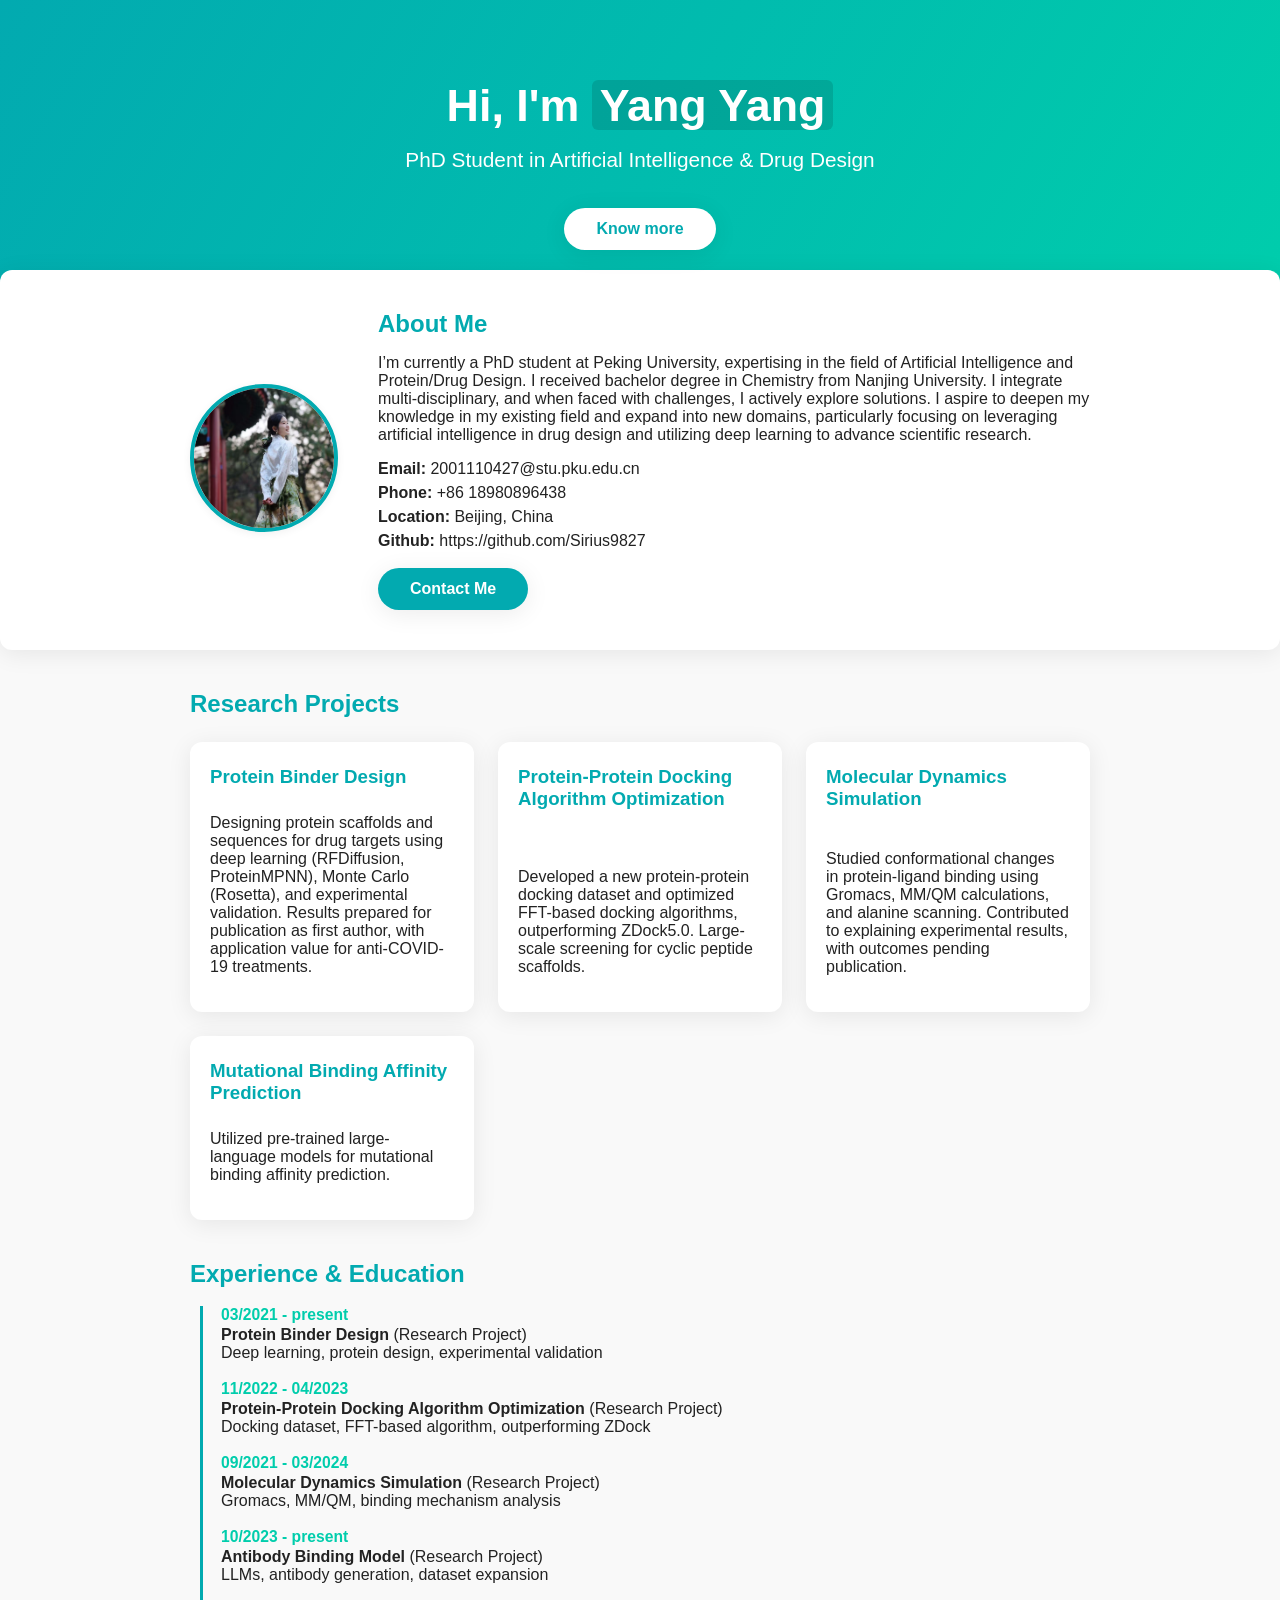
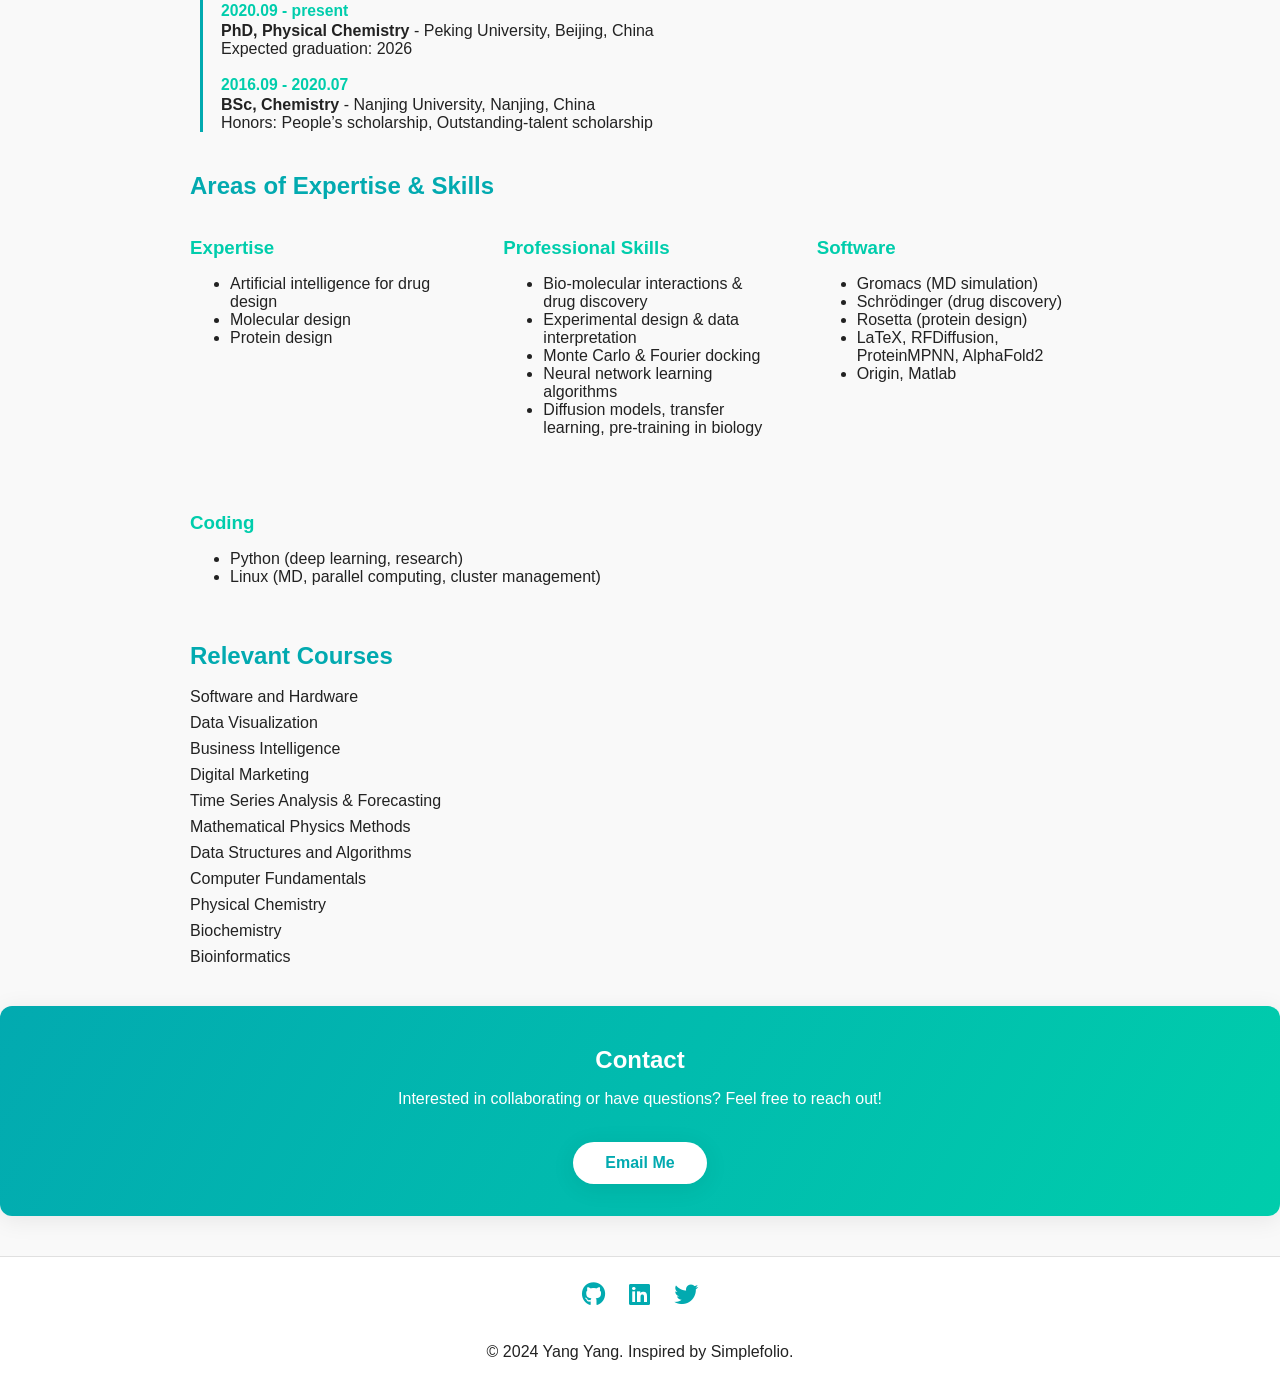
<file: index.html>
<!DOCTYPE html>
<html lang="en">
<head>
    <meta charset="UTF-8">
    <meta name="viewport" content="width=device-width, initial-scale=1.0">
    <title>Yang Yang | Portfolio</title>
    <link rel="stylesheet" href="styles.css">
    <link rel="stylesheet" href="https://cdnjs.cloudflare.com/ajax/libs/font-awesome/6.0.0/css/all.min.css">
</head>
<body>
    <header class="hero">
        <div class="container hero-content">
            <div>
                <h1>Hi, I'm <span class="highlight">Yang Yang</span></h1>
                <h2>PhD Student in Artificial Intelligence & Drug Design</h2>
                <a href="#about" class="cta-btn">Know more</a>
            </div>
        </div>
    </header>
    <main>
        <section id="about" class="about-section">
            <div class="container about-wrapper">
                <div class="about-img">
                    <img src="profile.jpg" alt="Profile Picture">
                </div>
                <div class="about-info">
                    <h2>About Me</h2>
                    <p>I’m currently a PhD student at Peking University, expertising in the field of Artificial Intelligence and Protein/Drug Design. I received bachelor degree in Chemistry from Nanjing University. I integrate multi-disciplinary, and when faced with challenges, I actively explore solutions. I aspire to deepen my knowledge in my existing field and expand into new domains, particularly focusing on leveraging artificial intelligence in drug design and utilizing deep learning to advance scientific research.</p>
                    <ul class="about-list">
                        <li><strong>Email:</strong> 2001110427@stu.pku.edu.cn</li>
                        <li><strong>Phone:</strong> +86 18980896438</li>
                        <li><strong>Location:</strong> Beijing, China</li>
                        <li><strong>Github:</strong> https://github.com/Sirius9827</li>
                    </ul>
                    <a href="#contact" class="cta-btn cta-btn--resume">Contact Me</a>
                </div>
            </div>
        </section>
        <section id="projects" class="projects-section">
            <div class="container">
                <h2>Research Projects</h2>
                <div class="projects-grid">
                    <div class="project-card">
                        <h3>Protein Binder Design</h3>
                        <p>Designing protein scaffolds and sequences for drug targets using deep learning (RFDiffusion, ProteinMPNN), Monte Carlo (Rosetta), and experimental validation. Results prepared for publication as first author, with application value for anti-COVID-19 treatments.</p>
                    </div>
                    <div class="project-card">
                        <h3>Protein-Protein Docking Algorithm Optimization</h3>
                        <p>Developed a new protein-protein docking dataset and optimized FFT-based docking algorithms, outperforming ZDock5.0. Large-scale screening for cyclic peptide scaffolds.</p>
                    </div>
                    <div class="project-card">
                        <h3>Molecular Dynamics Simulation</h3>
                        <p>Studied conformational changes in protein-ligand binding using Gromacs, MM/QM calculations, and alanine scanning. Contributed to explaining experimental results, with outcomes pending publication.</p>
                    </div>
                    <div class="project-card">
                        <h3>Mutational Binding Affinity Prediction</h3>
                        <p>Utilized pre-trained large-language models for mutational binding affinity prediction.</p>
                    </div>
                </div>
            </div>
        </section>
        <section id="experience" class="experience-section">
            <div class="container">
                <h2>Experience & Education</h2>
                <div class="timeline">
                    <div class="timeline-item">
                        <span class="timeline-date">03/2021 - present</span>
                        <div>
                            <strong>Protein Binder Design</strong> (Research Project)<br>
                            <span>Deep learning, protein design, experimental validation</span>
                        </div>
                    </div>
                    <div class="timeline-item">
                        <span class="timeline-date">11/2022 - 04/2023</span>
                        <div>
                            <strong>Protein-Protein Docking Algorithm Optimization</strong> (Research Project)<br>
                            <span>Docking dataset, FFT-based algorithm, outperforming ZDock</span>
                        </div>
                    </div>
                    <div class="timeline-item">
                        <span class="timeline-date">09/2021 - 03/2024</span>
                        <div>
                            <strong>Molecular Dynamics Simulation</strong> (Research Project)<br>
                            <span>Gromacs, MM/QM, binding mechanism analysis</span>
                        </div>
                    </div>
                    <div class="timeline-item">
                        <span class="timeline-date">10/2023 - present</span>
                        <div>
                            <strong>Antibody Binding Model</strong> (Research Project)<br>
                            <span>LLMs, antibody generation, dataset expansion</span>
                        </div>
                    </div>
                    <div class="timeline-item">
                        <span class="timeline-date">2020.09 - present</span>
                        <div>
                            <strong>PhD, Physical Chemistry</strong> - Peking University, Beijing, China<br>
                            <span>Expected graduation: 2026</span>
                        </div>
                    </div>
                    <div class="timeline-item">
                        <span class="timeline-date">2016.09 - 2020.07</span>
                        <div>
                            <strong>BSc, Chemistry</strong> - Nanjing University, Nanjing, China<br>
                            <span>Honors: People’s scholarship, Outstanding-talent scholarship</span>
                        </div>
                    </div>
                </div>
            </div>
        </section>
        <section id="skills" class="skills-section">
            <div class="container">
                <h2>Areas of Expertise & Skills</h2>
                <div class="skills-grid">
                    <div>
                        <h3>Expertise</h3>
                        <ul>
                            <li>Artificial intelligence for drug design</li>
                            <li>Molecular design</li>
                            <li>Protein design</li>
                        </ul>
                    </div>
                    <div>
                        <h3>Professional Skills</h3>
                        <ul>
                            <li>Bio-molecular interactions & drug discovery</li>
                            <li>Experimental design & data interpretation</li>
                            <li>Monte Carlo & Fourier docking</li>
                            <li>Neural network learning algorithms</li>
                            <li>Diffusion models, transfer learning, pre-training in biology</li>
                        </ul>
                    </div>
                    <div>
                        <h3>Software</h3>
                        <ul>
                            <li>Gromacs (MD simulation)</li>
                            <li>Schrödinger (drug discovery)</li>
                            <li>Rosetta (protein design)</li>
                            <li>LaTeX, RFDiffusion, ProteinMPNN, AlphaFold2</li>
                            <li>Origin, Matlab</li>
                        </ul>
                    </div>
                    <div>
                        <h3>Coding</h3>
                        <ul>
                            <li>Python (deep learning, research)</li>
                            <li>Linux (MD, parallel computing, cluster management)</li>
                        </ul>
                    </div>
                </div>
            </div>
        </section>
        <section id="certifications" class="certifications-section">
            <div class="container">
                <h2>Relevant Courses</h2>
                <ul class="cert-list">
                    <li>Software and Hardware</li>
                    <li>Data Visualization</li>
                    <li>Business Intelligence</li>
                    <li>Digital Marketing</li>
                    <li>Time Series Analysis & Forecasting</li>
                    <li>Mathematical Physics Methods</li>
                    <li>Data Structures and Algorithms</li>
                    <li>Computer Fundamentals</li>
                    <li>Physical Chemistry</li>
                    <li>Biochemistry</li>
                    <li>Bioinformatics</li>
                </ul>
            </div>
        </section>
        <section id="contact" class="contact-section">
            <div class="container contact-wrapper">
                <h2>Contact</h2>
                <p>Interested in collaborating or have questions? Feel free to reach out!</p>
                <a href="mailto:2001110427@stu.pku.edu.cn" class="cta-btn">Email Me</a>
            </div>
        </section>
    </main>
    <footer>
        <div class="container footer-content">
            <div class="social-links">
                <a href="https://github.com/your-github-username" target="_blank"><i class="fab fa-github"></i></a>
                <a href="#" target="_blank"><i class="fab fa-linkedin"></i></a>
                <a href="#" target="_blank"><i class="fab fa-twitter"></i></a>
            </div>
            <p>&copy; 2024 Yang Yang. Inspired by Simplefolio.</p>
        </div>
    </footer>
</body>
</html>
</file>
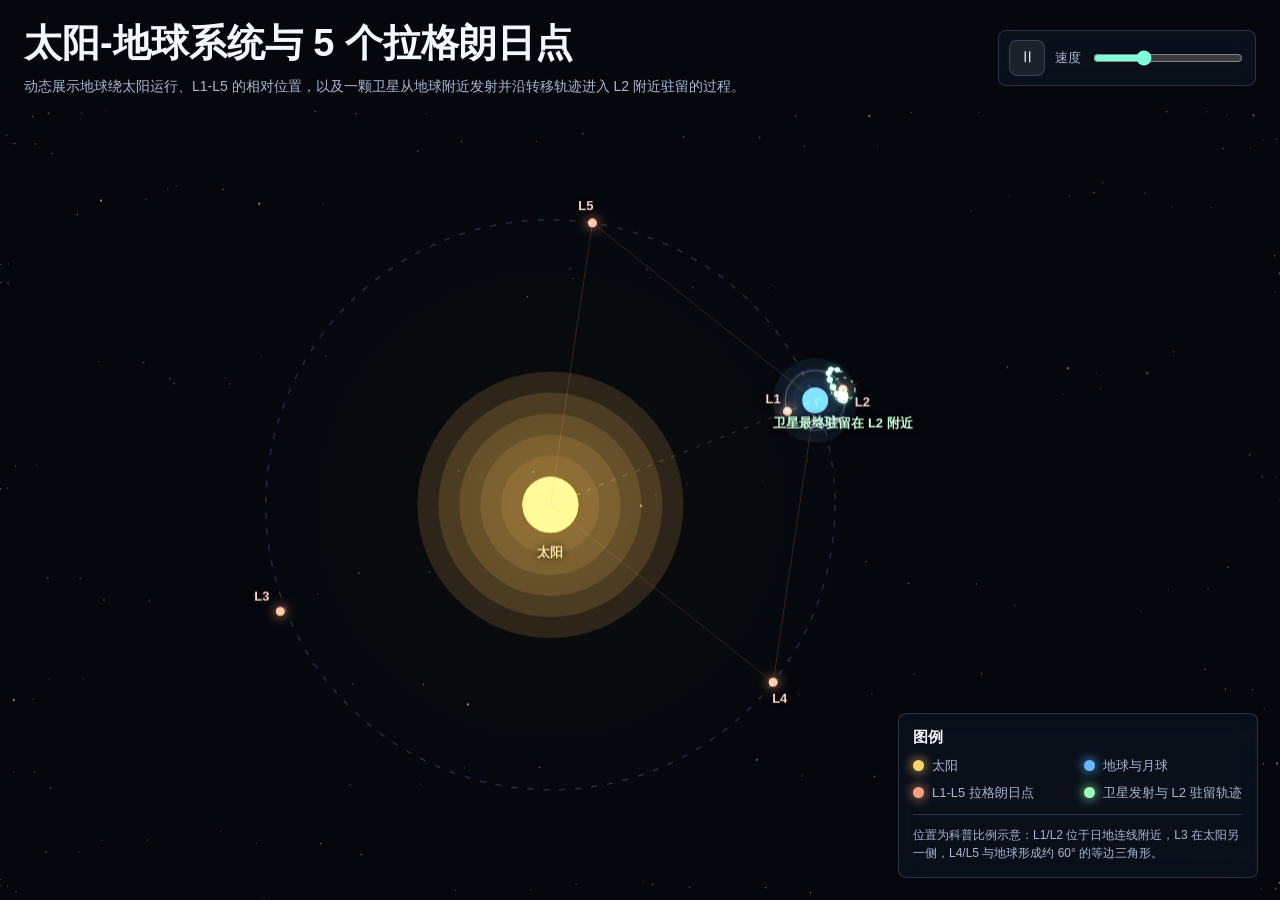
<file: funfair/index.html>
<!doctype html>
<html lang="zh-CN">
<head>
  <meta charset="utf-8">
  <meta http-equiv="refresh" content="0; url=lagrange_system.html">
  <meta name="viewport" content="width=device-width, initial-scale=1">
  <title>太阳-地球系统与拉格朗日点</title>
</head>
<body>
  <p><a href="lagrange_system.html">正在打开可视化页面…</a></p>
</body>
</html>
</file>
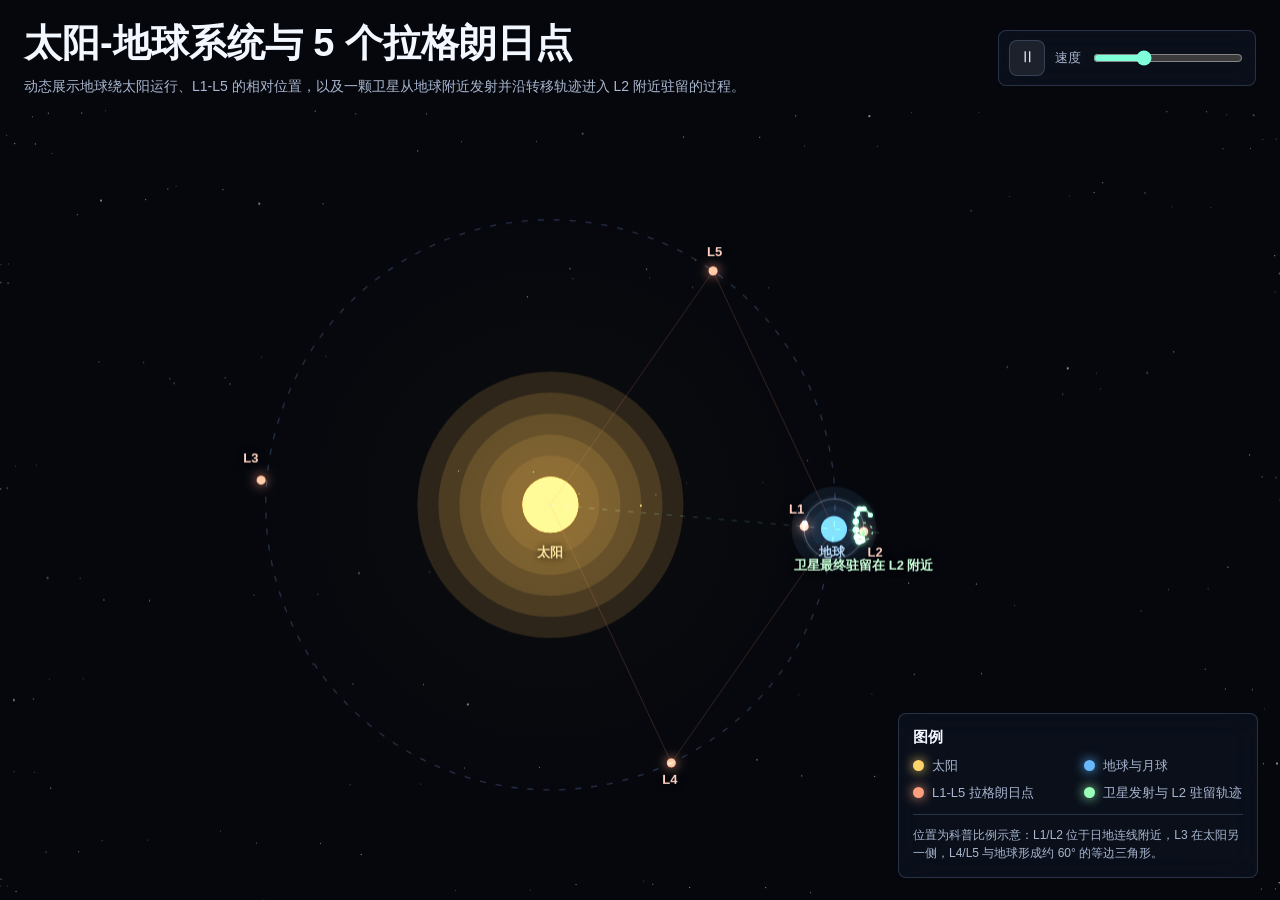
<file: funfair/lagrange_system.html>
<!doctype html>
<html lang="zh-CN">
<head>
  <meta charset="utf-8">
  <meta name="viewport" content="width=device-width, initial-scale=1">
  <title>太阳-地球系统与拉格朗日点</title>
  <style>
    :root {
      color-scheme: dark;
      --bg: #05070d;
      --panel: rgba(12, 18, 31, 0.78);
      --panel-border: rgba(151, 177, 226, 0.22);
      --text: #f3f7ff;
      --muted: #a9b7d0;
      --orbit: rgba(137, 183, 255, 0.24);
      --sun: #ffd36b;
      --earth: #67b8ff;
      --moon: #d8e2f3;
      --accent: #80ffdb;
      --lpoint: #ff9f7d;
      --trail: #9bffb8;
    }

    * {
      box-sizing: border-box;
    }

    html,
    body {
      height: 100%;
      margin: 0;
      overflow: hidden;
      background: var(--bg);
      color: var(--text);
      font-family: "Microsoft YaHei", "Segoe UI", Arial, sans-serif;
    }

    body {
      display: grid;
      grid-template-rows: auto 1fr;
    }

    header {
      position: relative;
      z-index: 2;
      display: flex;
      align-items: center;
      justify-content: space-between;
      gap: 20px;
      padding: 18px 24px 12px;
      background: linear-gradient(180deg, rgba(5, 7, 13, 0.94), rgba(5, 7, 13, 0));
    }

    h1 {
      margin: 0;
      font-size: clamp(22px, 3vw, 38px);
      font-weight: 700;
      letter-spacing: 0;
    }

    .subtitle {
      max-width: 780px;
      margin-top: 6px;
      color: var(--muted);
      font-size: 14px;
      line-height: 1.6;
    }

    .controls {
      display: flex;
      align-items: center;
      gap: 10px;
      padding: 9px 10px;
      border: 1px solid var(--panel-border);
      border-radius: 8px;
      background: var(--panel);
      backdrop-filter: blur(14px);
      white-space: nowrap;
    }

    .controls label {
      color: var(--muted);
      font-size: 13px;
    }

    input[type="range"] {
      width: 150px;
      accent-color: var(--accent);
    }

    button {
      width: 36px;
      height: 36px;
      border: 1px solid var(--panel-border);
      border-radius: 8px;
      background: rgba(255, 255, 255, 0.08);
      color: var(--text);
      cursor: pointer;
      font-size: 15px;
    }

    button:hover {
      background: rgba(255, 255, 255, 0.16);
    }

    main {
      position: relative;
      min-height: 0;
    }

    canvas {
      display: block;
      width: 100%;
      height: 100%;
    }

    .legend {
      position: absolute;
      right: 22px;
      bottom: 22px;
      z-index: 2;
      width: min(360px, calc(100vw - 44px));
      padding: 14px;
      border: 1px solid var(--panel-border);
      border-radius: 8px;
      background: var(--panel);
      backdrop-filter: blur(16px);
    }

    .legend h2 {
      margin: 0 0 10px;
      font-size: 15px;
      font-weight: 700;
    }

    .legend-grid {
      display: grid;
      grid-template-columns: 1fr 1fr;
      gap: 9px 12px;
      font-size: 13px;
      color: var(--muted);
    }

    .item {
      display: flex;
      align-items: center;
      gap: 8px;
      min-width: 0;
    }

    .swatch {
      width: 11px;
      height: 11px;
      flex: 0 0 auto;
      border-radius: 50%;
      background: var(--accent);
      box-shadow: 0 0 12px currentColor;
    }

    .sun-dot { background: var(--sun); color: var(--sun); }
    .earth-dot { background: var(--earth); color: var(--earth); }
    .lagrange-dot { background: var(--lpoint); color: var(--lpoint); }
    .trail-dot { background: var(--trail); color: var(--trail); }

    .note {
      margin-top: 12px;
      padding-top: 11px;
      border-top: 1px solid var(--panel-border);
      color: var(--muted);
      font-size: 12px;
      line-height: 1.55;
    }

    @media (max-width: 760px) {
      body {
        grid-template-rows: auto 1fr;
      }

      header {
        align-items: flex-start;
        flex-direction: column;
        padding: 14px 16px 8px;
      }

      .controls {
        width: 100%;
        justify-content: space-between;
      }

      input[type="range"] {
        width: min(42vw, 170px);
      }

      .legend {
        right: 12px;
        bottom: 12px;
        padding: 12px;
      }

      .legend-grid {
        grid-template-columns: 1fr;
      }
    }
  </style>
</head>
<body>
  <header>
    <div>
      <h1>太阳-地球系统与 5 个拉格朗日点</h1>
      <div class="subtitle">动态展示地球绕太阳运行、L1-L5 的相对位置，以及一颗卫星从地球附近发射并沿转移轨迹进入 L2 附近驻留的过程。</div>
    </div>
    <div class="controls" aria-label="动画控制">
      <button id="toggle" title="暂停或继续动画" aria-label="暂停或继续动画">Ⅱ</button>
      <label for="speed">速度</label>
      <input id="speed" type="range" min="0.25" max="2.6" step="0.05" value="1">
    </div>
  </header>

  <main>
    <canvas id="scene" aria-label="太阳、地球、拉格朗日点和卫星转移轨迹动画"></canvas>
    <section class="legend" aria-label="图例">
      <h2>图例</h2>
      <div class="legend-grid">
        <div class="item"><span class="swatch sun-dot"></span><span>太阳</span></div>
        <div class="item"><span class="swatch earth-dot"></span><span>地球与月球</span></div>
        <div class="item"><span class="swatch lagrange-dot"></span><span>L1-L5 拉格朗日点</span></div>
        <div class="item"><span class="swatch trail-dot"></span><span>卫星发射与 L2 驻留轨迹</span></div>
      </div>
      <div class="note">位置为科普比例示意：L1/L2 位于日地连线附近，L3 在太阳另一侧，L4/L5 与地球形成约 60° 的等边三角形。</div>
    </section>
  </main>

  <script>
    const canvas = document.getElementById("scene");
    const ctx = canvas.getContext("2d");
    const speedInput = document.getElementById("speed");
    const toggle = document.getElementById("toggle");

    let running = true;
    let time = 0;
    let last = performance.now();
    let width = 0;
    let height = 0;
    let dpr = 1;

    function resize() {
      dpr = Math.max(1, Math.min(2, window.devicePixelRatio || 1));
      const rect = canvas.getBoundingClientRect();
      width = rect.width;
      height = rect.height;
      canvas.width = Math.floor(width * dpr);
      canvas.height = Math.floor(height * dpr);
      ctx.setTransform(dpr, 0, 0, dpr, 0, 0);
    }

    window.addEventListener("resize", resize);
    resize();

    toggle.addEventListener("click", () => {
      running = !running;
      toggle.textContent = running ? "Ⅱ" : "▶";
    });

    function glowCircle(x, y, r, fill, glow, layers = 3) {
      ctx.save();
      ctx.globalCompositeOperation = "lighter";
      for (let i = layers; i > 0; i--) {
        ctx.beginPath();
        ctx.fillStyle = glow;
        ctx.globalAlpha = 0.08 + i * 0.035;
        ctx.arc(x, y, r + i * r * 0.75, 0, Math.PI * 2);
        ctx.fill();
      }
      ctx.globalAlpha = 1;
      ctx.beginPath();
      ctx.fillStyle = fill;
      ctx.arc(x, y, r, 0, Math.PI * 2);
      ctx.fill();
      ctx.restore();
    }

    function lineLabel(text, x, y, align = "center", color = "#f3f7ff") {
      ctx.save();
      ctx.font = "600 13px Microsoft YaHei, Segoe UI, sans-serif";
      ctx.textAlign = align;
      ctx.textBaseline = "middle";
      ctx.shadowColor = "rgba(0, 0, 0, 0.85)";
      ctx.shadowBlur = 7;
      ctx.fillStyle = color;
      ctx.fillText(text, x, y);
      ctx.restore();
    }

    function drawStars(t) {
      ctx.save();
      ctx.fillStyle = "#05070d";
      ctx.fillRect(0, 0, width, height);
      const count = Math.floor((width * height) / 5600);
      for (let i = 0; i < count; i++) {
        const x = (Math.sin(i * 127.1) * 0.5 + 0.5) * width;
        const y = (Math.sin(i * 311.7) * 0.5 + 0.5) * height;
        const pulse = 0.55 + 0.45 * Math.sin(t * 0.7 + i);
        ctx.globalAlpha = 0.22 + pulse * 0.5;
        ctx.fillStyle = i % 9 === 0 ? "#ffe8a8" : "#dce9ff";
        ctx.fillRect(x, y, i % 11 === 0 ? 1.8 : 1, i % 11 === 0 ? 1.8 : 1);
      }
      ctx.restore();
    }

    function rotate(point, angle) {
      const c = Math.cos(angle);
      const s = Math.sin(angle);
      return {
        x: point.x * c - point.y * s,
        y: point.x * s + point.y * c
      };
    }

    function bezier(p0, p1, p2, p3, u) {
      const v = 1 - u;
      return {
        x: v ** 3 * p0.x + 3 * v ** 2 * u * p1.x + 3 * v * u ** 2 * p2.x + u ** 3 * p3.x,
        y: v ** 3 * p0.y + 3 * v ** 2 * u * p1.y + 3 * v * u ** 2 * p2.y + u ** 3 * p3.y
      };
    }

    function drawOrbit(cx, cy, r) {
      ctx.save();
      ctx.strokeStyle = "rgba(137, 183, 255, 0.24)";
      ctx.lineWidth = 1.3;
      ctx.setLineDash([6, 10]);
      ctx.beginPath();
      ctx.arc(cx, cy, r, 0, Math.PI * 2);
      ctx.stroke();
      ctx.restore();
    }

    function drawLPoint(name, point, offsetX, offsetY) {
      ctx.save();
      ctx.globalCompositeOperation = "lighter";
      ctx.fillStyle = "#ff9f7d";
      ctx.shadowColor = "#ff9f7d";
      ctx.shadowBlur = 12;
      ctx.beginPath();
      ctx.arc(point.x, point.y, 4.5, 0, Math.PI * 2);
      ctx.fill();
      ctx.restore();
      lineLabel(name, point.x + offsetX, point.y + offsetY, "center", "#ffd2c4");
    }

    function drawArrowPath(points, color) {
      ctx.save();
      ctx.strokeStyle = color;
      ctx.lineWidth = 2;
      ctx.lineCap = "round";
      ctx.lineJoin = "round";
      ctx.shadowColor = color;
      ctx.shadowBlur = 9;
      ctx.beginPath();
      points.forEach((p, i) => {
        if (i === 0) ctx.moveTo(p.x, p.y);
        else ctx.lineTo(p.x, p.y);
      });
      ctx.stroke();
      const end = points[points.length - 1];
      const prev = points[points.length - 6] || points[points.length - 2];
      const a = Math.atan2(end.y - prev.y, end.x - prev.x);
      ctx.beginPath();
      ctx.moveTo(end.x, end.y);
      ctx.lineTo(end.x - 11 * Math.cos(a - 0.45), end.y - 11 * Math.sin(a - 0.45));
      ctx.lineTo(end.x - 11 * Math.cos(a + 0.45), end.y - 11 * Math.sin(a + 0.45));
      ctx.closePath();
      ctx.fillStyle = color;
      ctx.fill();
      ctx.restore();
    }

    function drawScene(now) {
      const dt = Math.min(0.05, (now - last) / 1000);
      last = now;
      if (running) time += dt * Number(speedInput.value);

      drawStars(time);

      const compact = width < 760 || height < 560;
      const cx = compact ? width * 0.45 : width * 0.43;
      const cy = height * 0.5;
      const orbitR = Math.max(150, Math.min(width, height) * (compact ? 0.32 : 0.36));
      const angle = time * 0.42 - 0.5;
      const sun = { x: cx, y: cy };
      const earth = {
        x: cx + Math.cos(angle) * orbitR,
        y: cy + Math.sin(angle) * orbitR
      };
      const dir = { x: Math.cos(angle), y: Math.sin(angle) };
      const tangent = { x: -Math.sin(angle), y: Math.cos(angle) };
      const lOffset = orbitR * 0.105;

      const points = {
        L1: { x: earth.x - dir.x * lOffset, y: earth.y - dir.y * lOffset },
        L2: { x: earth.x + dir.x * lOffset, y: earth.y + dir.y * lOffset },
        L3: { x: cx - dir.x * orbitR * 1.02, y: cy - dir.y * orbitR * 1.02 },
        L4: { x: cx + Math.cos(angle + Math.PI / 3) * orbitR, y: cy + Math.sin(angle + Math.PI / 3) * orbitR },
        L5: { x: cx + Math.cos(angle - Math.PI / 3) * orbitR, y: cy + Math.sin(angle - Math.PI / 3) * orbitR }
      };

      drawOrbit(cx, cy, orbitR);

      ctx.save();
      ctx.strokeStyle = "rgba(128, 255, 219, 0.22)";
      ctx.lineWidth = 1;
      ctx.setLineDash([5, 8]);
      ctx.beginPath();
      ctx.moveTo(sun.x, sun.y);
      ctx.lineTo(points.L2.x + dir.x * 18, points.L2.y + dir.y * 18);
      ctx.stroke();
      ctx.restore();

      glowCircle(sun.x, sun.y, compact ? 20 : 28, "#ffd36b", "rgba(255, 194, 76, 0.55)", 5);
      lineLabel("太阳", sun.x, sun.y + (compact ? 36 : 48), "center", "#ffe7a6");

      ctx.save();
      const sunGradient = ctx.createRadialGradient(sun.x, sun.y, 0, sun.x, sun.y, orbitR * 1.15);
      sunGradient.addColorStop(0, "rgba(255, 196, 71, 0.08)");
      sunGradient.addColorStop(0.28, "rgba(255, 196, 71, 0.025)");
      sunGradient.addColorStop(1, "rgba(255, 196, 71, 0)");
      ctx.fillStyle = sunGradient;
      ctx.beginPath();
      ctx.arc(sun.x, sun.y, orbitR * 1.15, 0, Math.PI * 2);
      ctx.fill();
      ctx.restore();

      const earthR = compact ? 10 : 13;
      glowCircle(earth.x, earth.y, earthR, "#67b8ff", "rgba(103, 184, 255, 0.45)", 3);
      ctx.save();
      ctx.strokeStyle = "rgba(216, 226, 243, 0.34)";
      ctx.lineWidth = 1;
      ctx.beginPath();
      ctx.arc(earth.x, earth.y, earthR * 2.3, 0, Math.PI * 2);
      ctx.stroke();
      const moonAngle = time * 2.4;
      glowCircle(
        earth.x + Math.cos(moonAngle) * earthR * 2.3,
        earth.y + Math.sin(moonAngle) * earthR * 2.3,
        2.8,
        "#d8e2f3",
        "rgba(216, 226, 243, 0.2)",
        1
      );
      ctx.restore();
      lineLabel("地球", earth.x + tangent.x * 24, earth.y + tangent.y * 24, "center", "#b9ddff");

      drawLPoint("L1", points.L1, -tangent.x * 16 - dir.x * 9, -tangent.y * 16 - dir.y * 9);
      drawLPoint("L2", points.L2, tangent.x * 20 + dir.x * 13, tangent.y * 20 + dir.y * 13);
      drawLPoint("L3", points.L3, -tangent.x * 20 - dir.x * 12, -tangent.y * 20 - dir.y * 12);
      drawLPoint("L4", points.L4, tangent.x * 18, tangent.y * 18);
      drawLPoint("L5", points.L5, -tangent.x * 18, -tangent.y * 18);

      ctx.save();
      ctx.strokeStyle = "rgba(255, 159, 125, 0.18)";
      ctx.lineWidth = 1;
      ctx.beginPath();
      ctx.moveTo(points.L4.x, points.L4.y);
      ctx.lineTo(sun.x, sun.y);
      ctx.lineTo(points.L5.x, points.L5.y);
      ctx.moveTo(points.L4.x, points.L4.y);
      ctx.lineTo(earth.x, earth.y);
      ctx.lineTo(points.L5.x, points.L5.y);
      ctx.stroke();
      ctx.restore();

      const localStart = { x: earthR * 2.7, y: -earthR * 1.3 };
      const launch = { x: earth.x + dir.x * localStart.x + tangent.x * localStart.y, y: earth.y + dir.y * localStart.x + tangent.y * localStart.y };
      const p0 = launch;
      const p1 = { x: earth.x + dir.x * lOffset * 0.32 + tangent.x * -46, y: earth.y + dir.y * lOffset * 0.32 + tangent.y * -46 };
      const p2 = { x: earth.x + dir.x * lOffset * 0.86 + tangent.x * 38, y: earth.y + dir.y * lOffset * 0.86 + tangent.y * 38 };
      const p3 = { x: points.L2.x, y: points.L2.y };
      const trail = [];
      for (let i = 0; i <= 72; i++) {
        trail.push(bezier(p0, p1, p2, p3, i / 72));
      }
      drawArrowPath(trail, "rgba(155, 255, 184, 0.78)");

      for (let i = 0; i < 9; i++) {
        const phase = (time * 0.16 + i / 9) % 1;
        const p = bezier(p0, p1, p2, p3, phase);
        ctx.save();
        ctx.globalAlpha = 0.25 + phase * 0.75;
        glowCircle(p.x, p.y, 2.6 + phase * 1.4, "#9bffb8", "rgba(155, 255, 184, 0.4)", 1);
        ctx.restore();
      }

      const halo = 10 + Math.sin(time * 4) * 2;
      ctx.save();
      ctx.strokeStyle = "rgba(155, 255, 184, 0.78)";
      ctx.lineWidth = 1.5;
      ctx.setLineDash([3, 5]);
      ctx.beginPath();
      ctx.arc(points.L2.x, points.L2.y, halo, 0, Math.PI * 2);
      ctx.stroke();
      ctx.restore();
      lineLabel("卫星最终驻留在 L2 附近", points.L2.x, points.L2.y + 34, "center", "#c9ffd8");

      requestAnimationFrame(drawScene);
    }

    requestAnimationFrame(drawScene);
  </script>
</body>
</html>
</file>
<file: styles.css>
/* Simplefolio-inspired modern portfolio styles */
:root {
  --main-color: #02aab0;
  --secondary-color: #00cdac;
  --bg: #f9f9f9;
  --text: #222;
  --card-bg: #fff;
  --shadow: 0 4px 24px rgba(0,0,0,0.08);
  --radius: 12px;
}
html, body {
  margin: 0;
  padding: 0;
  font-family: 'Segoe UI', Tahoma, Geneva, Verdana, sans-serif;
  background: var(--bg);
  color: var(--text);
  scroll-behavior: smooth;
}
.container {
  max-width: 900px;
  margin: 0 auto;
  padding: 0 24px;
}
.hero {
  background: linear-gradient(120deg, var(--main-color), var(--secondary-color));
  color: #fff;
  padding: 80px 0 60px 0;
  text-align: center;
}
.hero-content h1 {
  font-size: 2.8em;
  margin: 0 0 12px 0;
  font-weight: 700;
}
.hero-content h2 {
  font-size: 1.3em;
  font-weight: 400;
  margin-bottom: 24px;
}
.highlight {
  color: #fff;
  background: rgba(0,0,0,0.12);
  border-radius: 6px;
  padding: 0 8px;
}
.cta-btn {
  display: inline-block;
  background: #fff;
  color: var(--main-color);
  border: none;
  border-radius: 24px;
  padding: 12px 32px;
  font-size: 1em;
  font-weight: 600;
  text-decoration: none;
  box-shadow: var(--shadow);
  transition: background 0.2s, color 0.2s;
  margin-top: 12px;
}
.cta-btn:hover {
  background: var(--main-color);
  color: #fff;
}
.cta-btn--resume {
  background: var(--main-color);
  color: #fff;
  margin-left: 0;
}
.cta-btn--resume:hover {
  background: var(--secondary-color);
}
.about-section {
  background: #fff;
  border-radius: var(--radius);
  box-shadow: var(--shadow);
  margin-top: -40px;
  margin-bottom: 40px;
  padding: 40px 0;
}
.about-wrapper {
  display: flex;
  align-items: center;
  gap: 40px;
  flex-wrap: wrap;
}
.about-img img {
  width: 140px;
  height: 140px;
  border-radius: 50%;
  object-fit: cover;
  border: 4px solid var(--main-color);
  box-shadow: 0 2px 8px rgba(0,0,0,0.06);
}
.about-info {
  flex: 1;
}
.about-info h2 {
  margin-top: 0;
  margin-bottom: 10px;
  color: var(--main-color);
}
.about-list {
  list-style: none;
  padding: 0;
  margin: 12px 0 0 0;
}
.about-list li {
  margin-bottom: 6px;
}
.projects-section {
  margin-bottom: 40px;
}
.projects-section h2 {
  color: var(--main-color);
  margin-bottom: 24px;
}
.projects-grid {
  display: grid;
  grid-template-columns: repeat(auto-fit, minmax(260px, 1fr));
  gap: 24px;
}
.project-card {
  background: var(--card-bg);
  border-radius: var(--radius);
  box-shadow: var(--shadow);
  padding: 24px 20px 20px 20px;
  display: flex;
  flex-direction: column;
  justify-content: space-between;
}
.project-card h3 {
  margin-top: 0;
  margin-bottom: 10px;
  color: var(--main-color);
}
.project-links {
  margin-top: 16px;
}
.project-links a {
  color: var(--main-color);
  text-decoration: none;
  margin-right: 18px;
  font-weight: 600;
  transition: color 0.2s;
}
.project-links a:hover {
  color: var(--secondary-color);
}
.experience-section {
  margin-bottom: 40px;
}
.experience-section h2 {
  color: var(--main-color);
  margin-bottom: 18px;
}
.timeline {
  border-left: 3px solid var(--main-color);
  margin-left: 10px;
  padding-left: 18px;
}
.timeline-item {
  margin-bottom: 18px;
  position: relative;
}
.timeline-date {
  font-size: 0.98em;
  color: var(--secondary-color);
  font-weight: 600;
  margin-bottom: 2px;
  display: inline-block;
}
.skills-section {
  margin-bottom: 40px;
}
.skills-section h2 {
  color: var(--main-color);
  margin-bottom: 18px;
}
.skills-grid {
  display: flex;
  gap: 40px;
  flex-wrap: wrap;
}
.skills-grid > div {
  flex: 1 1 200px;
}
.skills-grid h3 {
  margin-bottom: 8px;
  color: var(--secondary-color);
}
.certifications-section {
  margin-bottom: 40px;
}
.certifications-section h2 {
  color: var(--main-color);
  margin-bottom: 18px;
}
.cert-list {
  list-style: none;
  padding: 0;
}
.cert-list li {
  margin-bottom: 8px;
}
.contact-section {
  background: linear-gradient(120deg, var(--main-color), var(--secondary-color));
  color: #fff;
  border-radius: var(--radius);
  box-shadow: var(--shadow);
  padding: 40px 0 32px 0;
  margin-bottom: 40px;
  text-align: center;
}
.contact-section h2 {
  margin-top: 0;
  margin-bottom: 10px;
}
.contact-section .cta-btn {
  background: #fff;
  color: var(--main-color);
  margin-top: 18px;
}
.contact-section .cta-btn:hover {
  background: var(--secondary-color);
  color: #fff;
}
footer {
  background: #fff;
  border-top: 1px solid #e0e0e0;
  padding: 24px 0 12px 0;
  text-align: center;
}
.footer-content {
  display: flex;
  flex-direction: column;
  align-items: center;
  gap: 10px;
}
.social-links {
  margin-bottom: 8px;
}
.social-links a {
  color: var(--main-color);
  margin: 0 10px;
  font-size: 1.5em;
  transition: color 0.2s;
}
.social-links a:hover {
  color: var(--secondary-color);
}
@media (max-width: 700px) {
  .container {
    padding: 0 8px;
  }
  .about-wrapper {
    flex-direction: column;
    gap: 18px;
    align-items: flex-start;
  }
  .skills-grid {
    flex-direction: column;
    gap: 16px;
  }
  .projects-grid {
    grid-template-columns: 1fr;
  }
}
</file>
